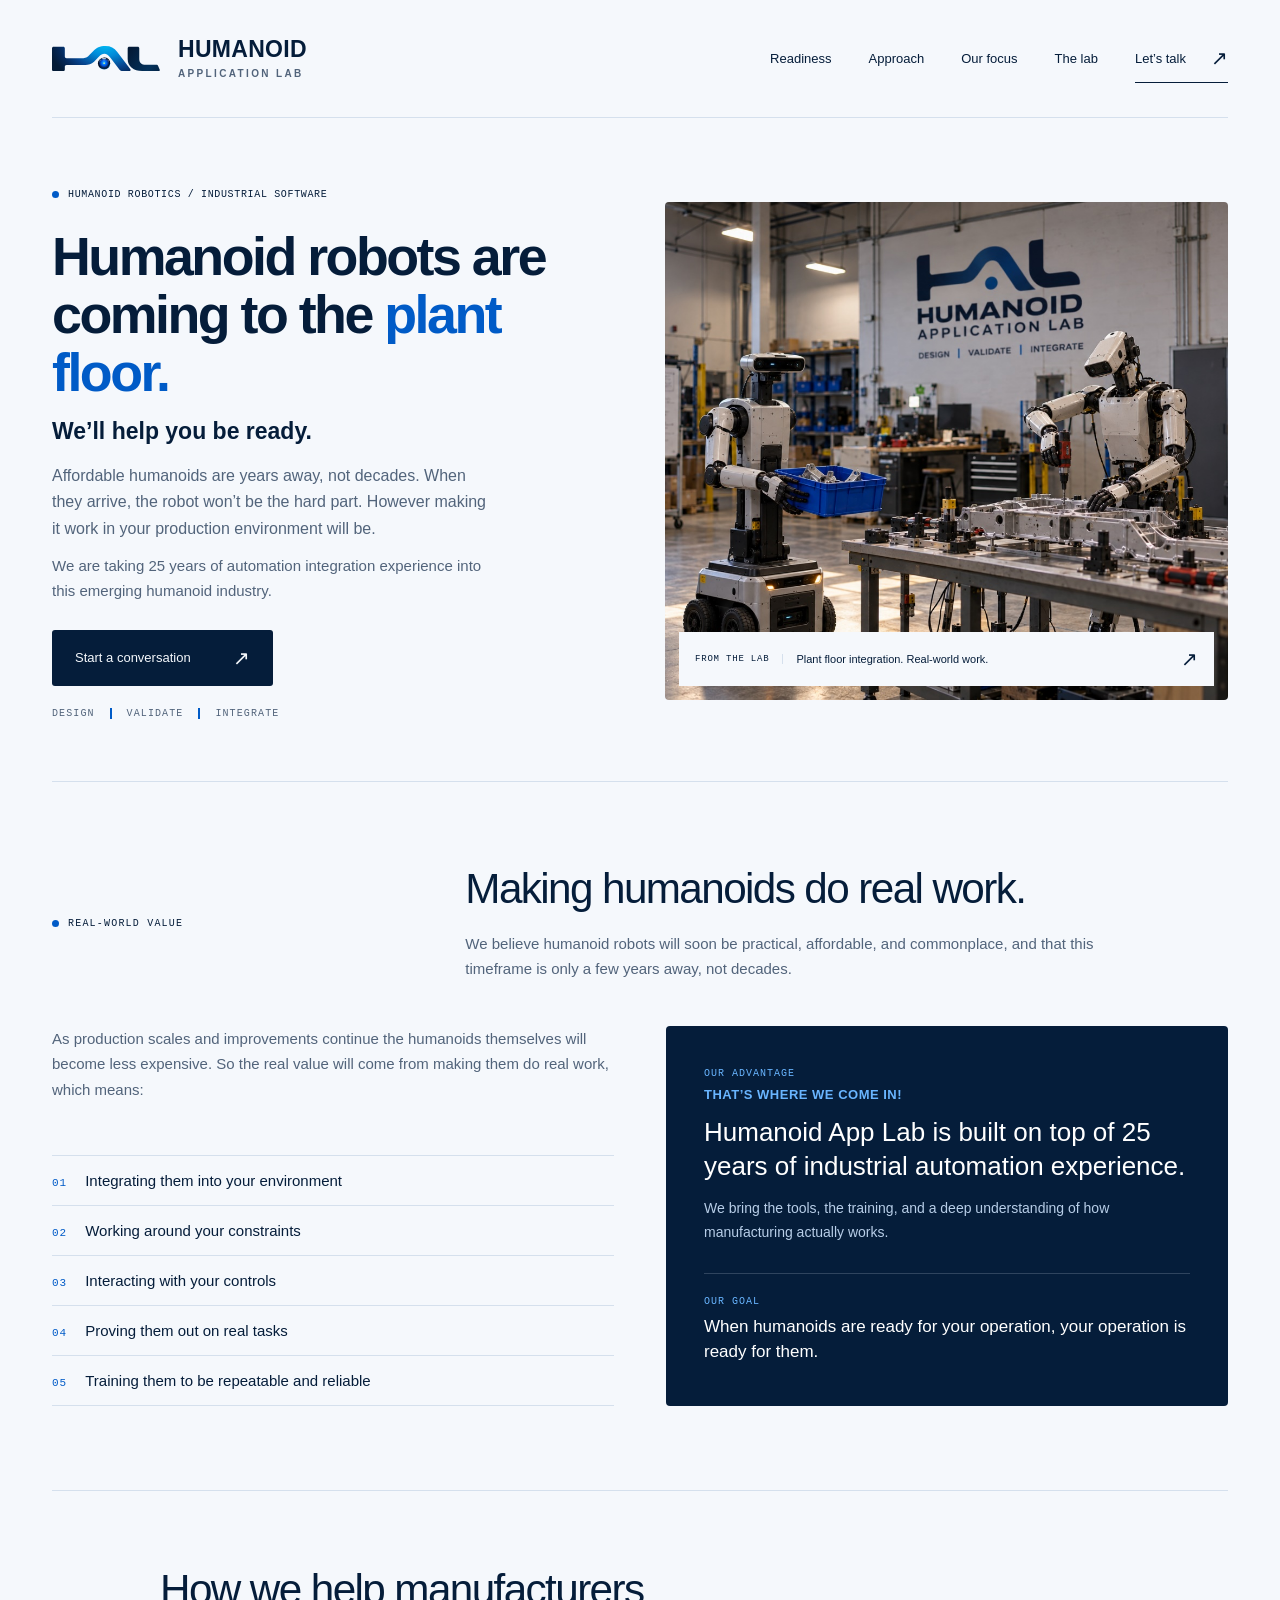
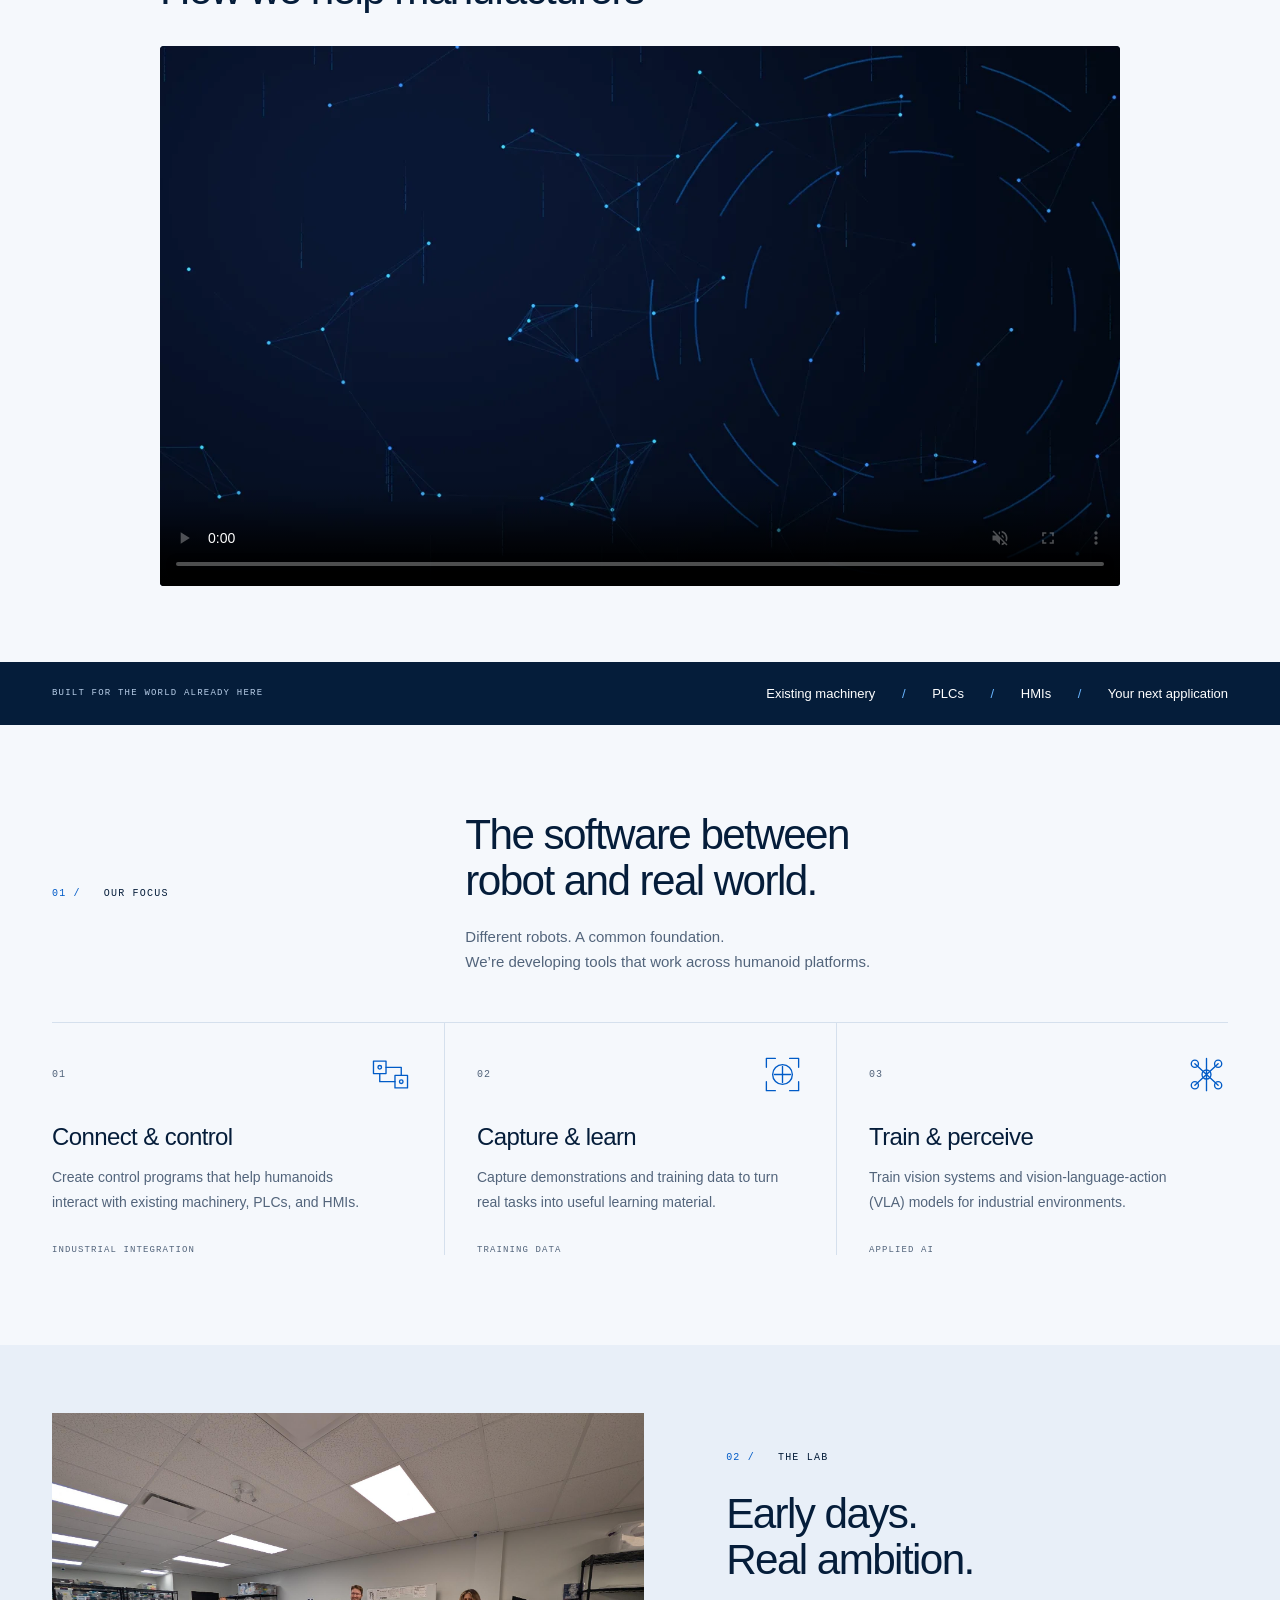
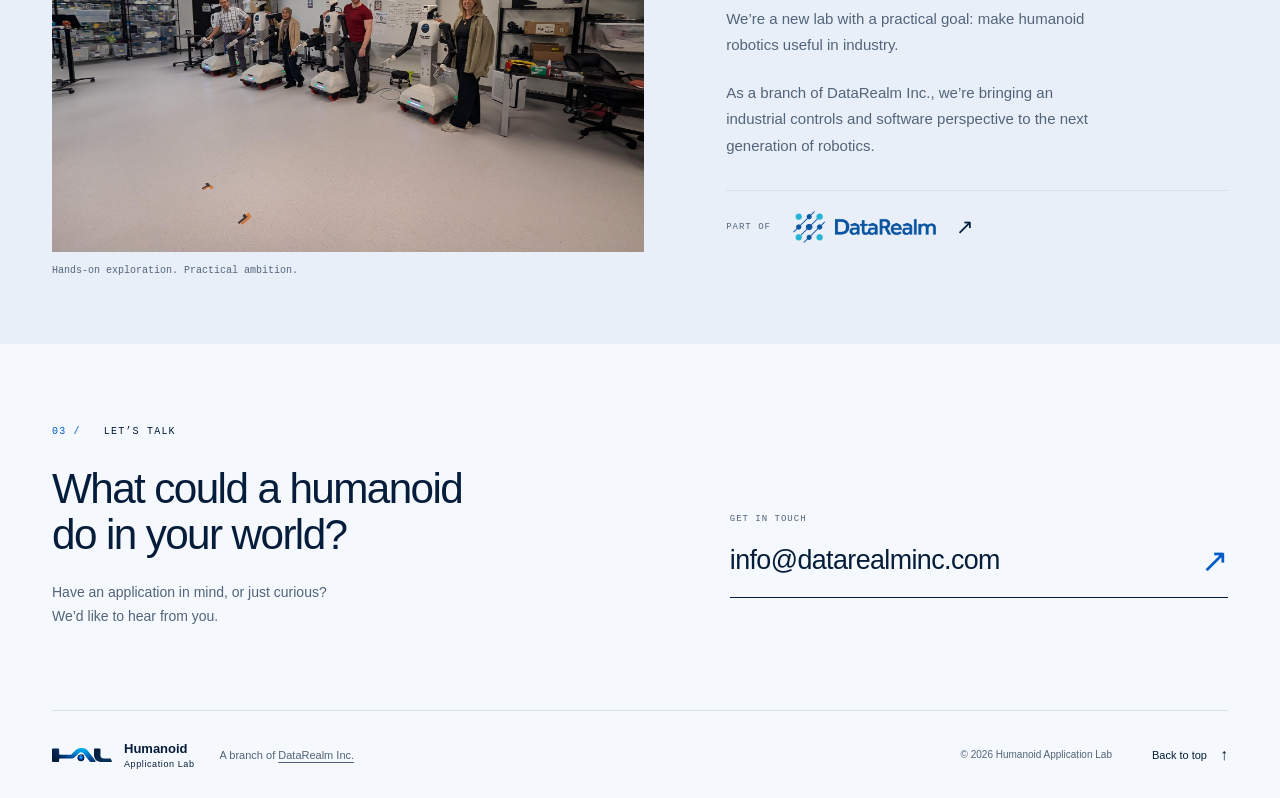
<file: index.html>
<!doctype html>
<html lang="en">
<head>
  <meta charset="utf-8">
  <meta name="viewport" content="width=device-width, initial-scale=1">
  <meta name="theme-color" content="#f5f8fc">
  <meta name="description" content="Humanoid Application Lab brings 25 years of industrial automation integration experience to humanoid robotics. Preparing your operation for humanoids.">
  <title>Humanoid Application Lab — Humanoid robots are coming to the plant floor.</title>
  <link rel="icon" type="image/x-icon" href="icon.ico">
  <link rel="stylesheet" href="style.css">
  <script src="script.js" defer></script>
</head>
<body>
  <a class="skip-link" href="#main">Skip to content</a>
  <header class="site-header wrap">
    <a class="brand" href="#" aria-label="Humanoid Application Lab home">
      <img class="brand-mark" src="img/logo.svg" alt="" width="1490" height="346">
      <span class="brand-name">HUMANOID<span class="brand-sub">APPLICATION LAB</span></span>
    </a>
    <nav aria-label="Main navigation">
      <a href="#readiness">Readiness</a>
      <a class="nav-video" href="#video">Approach</a>
      <a href="#work">Our focus</a>
      <a href="#lab">The lab</a>
      <a class="nav-contact" href="#contact">Let’s talk <span aria-hidden="true">↗</span></a>
    </nav>
  </header>

  <main id="main">
    <section class="hero wrap" aria-labelledby="hero-title">
      <div class="hero-copy">
        <p class="eyebrow"><span class="status-dot" aria-hidden="true"></span> HUMANOID ROBOTICS / INDUSTRIAL SOFTWARE</p>
        <h1 id="hero-title">Humanoid robots are coming to the <span>plant floor.</span></h1>
        <p class="hero-tagline">We’ll help you be ready.</p>
        <p class="hero-description">Affordable humanoids are years away, not decades. When they arrive, the robot won’t be the hard part. However making it work in your production environment will be.</p>
        <p class="hero-subtext">We are taking 25 years of automation integration experience into this emerging humanoid industry.</p>
        <a class="button" href="mailto:info@datarealminc.com">Start a conversation <span aria-hidden="true">↗</span></a>
        <p class="hero-note"><span>Design</span><span>Validate</span><span>Integrate</span></p>
      </div>
      <figure class="hero-photo">
        <img src="img/facility.jpg" alt="Two humanoid robots working on a manufacturing plant floor at Humanoid Application Lab" width="1379" height="920" fetchpriority="high">
        <figcaption><span class="photo-label">FROM THE LAB</span><span>Plant floor integration. Real-world work.</span><span aria-hidden="true">↗</span></figcaption>
      </figure>
    </section>

    <section id="readiness" class="readiness-section wrap" aria-labelledby="readiness-title">
      <div class="section-heading">
        <p class="eyebrow"><span class="status-dot" aria-hidden="true"></span> REAL-WORLD VALUE</p>
        <div>
          <h2 id="readiness-title">Making humanoids do <span>real work.</span></h2>
          <p class="readiness-lead">We believe humanoid robots will soon be practical, affordable, and commonplace, and that this timeframe is only a few years away, not decades.</p>
        </div>
      </div>
      <div class="readiness-grid">
        <div class="readiness-col">
          <p class="readiness-body">As production scales and improvements continue the humanoids themselves will become less expensive. So the real value will come from making them do real work, which means:</p>
          <ul class="readiness-list">
            <li><span class="mono">01</span><span>Integrating them into your environment</span></li>
            <li><span class="mono">02</span><span>Working around your constraints</span></li>
            <li><span class="mono">03</span><span>Interacting with your controls</span></li>
            <li><span class="mono">04</span><span>Proving them out on real tasks</span></li>
            <li><span class="mono">05</span><span>Training them to be repeatable and reliable</span></li>
          </ul>
        </div>
        <div class="readiness-card">
          <span class="mono card-label">OUR ADVANTAGE</span>
          <p class="card-lead">That’s where we come in!</p>
          <h3 class="card-title">Humanoid App Lab is built on top of 25 years of industrial automation experience.</h3>
          <p class="card-text">We bring the tools, the training, and a deep understanding of how manufacturing actually works.</p>
          <div class="card-goal">
            <span class="mono goal-tag">OUR GOAL</span>
            <p class="goal-desc">When humanoids are ready for your operation, your operation is ready for them.</p>
          </div>
        </div>
      </div>
    </section>

    <section id="video" class="video-section wrap" aria-labelledby="video-title">
      <div class="video-section-content">
        <h2 id="video-title">How we help manufacturers</h2>
        <video id="intro-video" class="intro-video" aria-label="Humanoid Application Lab overview"
          width="1280" height="720" poster="img/hal-poster.webp" preload="none" muted playsinline controls>
          <source src="img/hal.mp4" type="video/mp4">
          <a href="img/hal.mp4">Download the Humanoid Application Lab overview</a>
        </video>
      </div>
    </section>

    <div class="connection-band">
      <div class="wrap connection-inner"><span class="eyebrow">BUILT FOR THE WORLD ALREADY HERE</span><p>Existing machinery <span aria-hidden="true">/</span> PLCs <span aria-hidden="true">/</span> HMIs <span aria-hidden="true">/</span> Your next application</p></div>
    </div>

    <section id="work" class="work-section wrap" aria-labelledby="work-title">
      <div class="section-heading">
        <p class="eyebrow"><span class="section-number">01 /</span> OUR FOCUS</p>
        <div><h2 id="work-title">The software between<br>robot and real world.</h2><p>Different robots. A common foundation.<br>We’re developing tools that work across humanoid platforms.</p></div>
      </div>
      <div class="focus-grid">
        <article class="focus-item">
          <div class="focus-top"><span class="mono">01</span><svg viewBox="0 0 48 48" aria-hidden="true"><rect x="5" y="9" width="14" height="14"/><rect x="29" y="25" width="14" height="14"/><path d="M19 16h17v9M12 23v9h17"/><circle cx="12" cy="16" r="2"/><circle cx="36" cy="32" r="2"/></svg></div>
          <h3>Connect &amp; control</h3><p>Create control programs that help humanoids interact with existing machinery, PLCs, and HMIs.</p>
          <span class="focus-tag">INDUSTRIAL INTEGRATION</span>
        </article>
        <article class="focus-item">
          <div class="focus-top"><span class="mono">02</span><svg viewBox="0 0 48 48" aria-hidden="true"><path d="M16 6H6v10M32 6h10v10M6 32v10h10M42 32v10H32M15 24h18M24 15v18"/><circle cx="24" cy="24" r="11"/></svg></div>
          <h3>Capture &amp; learn</h3><p>Capture demonstrations and training data to turn real tasks into useful learning material.</p>
          <span class="focus-tag">TRAINING DATA</span>
        </article>
        <article class="focus-item">
          <div class="focus-top"><span class="mono">03</span><svg viewBox="0 0 48 48" aria-hidden="true"><path d="m11 12 13 12 13-12M11 36l13-12 13 12M24 6v18M24 24v18"/><circle cx="11" cy="12" r="4"/><circle cx="37" cy="12" r="4"/><circle cx="11" cy="36" r="4"/><circle cx="37" cy="36" r="4"/><circle cx="24" cy="24" r="5"/></svg></div>
          <h3>Train &amp; perceive</h3><p>Train vision systems and vision-language-action (VLA) models for industrial environments.</p>
          <span class="focus-tag">APPLIED AI</span>
        </article>
      </div>
    </section>

    <section id="lab" class="lab-section" aria-labelledby="lab-title">
      <div class="wrap lab-grid">
        <figure class="lab-photo"><img src="img/team.jpg" alt="People and humanoid robots together in a lab with equipment, shelving, and a whiteboard" width="2040" height="1536" loading="lazy"><figcaption>Hands-on exploration. Practical ambition.</figcaption></figure>
        <div class="lab-copy"><p class="eyebrow"><span class="section-number">02 /</span> THE LAB</p><h2 id="lab-title">Early days.<br>Real ambition.</h2><p>We’re a new lab with a practical goal: make humanoid robotics useful in industry.</p><p>As a branch of DataRealm Inc., we’re bringing an industrial controls and software perspective to the next generation of robotics.</p><div class="parent-brand"><span class="mono">PART OF</span><a href="https://www.datarealminc.com/" target="_blank" rel="noopener noreferrer" aria-label="Visit DataRealm Inc. (opens in a new tab)"><img src="img/datarealm.png" alt="DataRealm" width="2048" height="698" loading="lazy"><span aria-hidden="true">↗</span></a></div></div>
      </div>
    </section>

    <section id="contact" class="contact-section wrap" aria-labelledby="contact-title">
      <p class="eyebrow"><span class="section-number">03 /</span> LET’S TALK</p>
      <div class="contact-grid"><div><h2 id="contact-title">What could a humanoid<br>do in your world?</h2><p>Have an application in mind, or just curious?<br>We’d like to hear from you.</p></div><a class="contact-link" href="mailto:info@datarealminc.com"><span class="mono">GET IN TOUCH</span><span class="email">info@datarealminc.com <span aria-hidden="true">↗</span></span></a></div>
    </section>
  </main>
  <footer class="site-footer wrap"><a class="footer-brand" href="#"><img src="img/logo.svg" alt="" width="1490" height="346"><span>Humanoid<span class="footer-brand-sub">Application Lab</span></span></a><p>A branch of <a href="https://www.datarealminc.com/" target="_blank" rel="noopener noreferrer">DataRealm Inc.</a></p><span class="copyright">© <span id="year">2026</span> Humanoid Application Lab</span><a class="back-top" href="#">Back to top <span aria-hidden="true">↑</span></a></footer>
</body>
</html>
</file>
<file: style.css>
@charset "UTF-8";
:root{--paper:#f5f8fc;--ink:#051d3a;--muted:#52647b;--line:#d5e0ed;--blue:#005bc7;--light-blue:#e0edff;--white:#fff;--mono:"SFMono-Regular",Consolas,"Liberation Mono",monospace}
*{box-sizing:border-box}html{scroll-behavior:smooth;scroll-padding-top:32px}body{margin:0;background:var(--paper);color:var(--ink);font-family:Arial,Helvetica,sans-serif;-webkit-font-smoothing:antialiased}a{color:inherit;text-decoration:none}button,a{-webkit-tap-highlight-color:transparent}a:focus-visible{outline:2px solid var(--blue);outline-offset:6px}img{display:block;max-width:100%;height:auto}figure,p,h1,h2,h3{margin:0}::selection{background:var(--light-blue);color:var(--ink)}.wrap{width:min(1280px,calc(100% - 104px));margin-inline:auto}.skip-link{position:fixed;top:12px;left:12px;padding:14px;background:var(--ink);color:white;z-index:10;transform:translateY(-160%)}.skip-link:focus{transform:translateY(0)}.site-header{height:118px;display:flex;align-items:center;justify-content:space-between;border-bottom:1px solid var(--line)}.brand{display:flex;align-items:center;gap:18px;font-size:23px;font-weight:800;letter-spacing:.3px;line-height:1.08}.brand-name{white-space:nowrap}.brand-sub{display:block;font-size:10px;font-weight:600;letter-spacing:2.35px;margin-top:7px;color:var(--muted)}.brand-mark{width:108px;height:auto;flex-shrink:0}.site-header nav{display:flex;align-items:center;gap:37px;font-size:13px}.site-header nav a{padding-block:12px}.site-header nav a:hover{color:var(--blue)}.nav-contact{display:flex;gap:25px;align-items:center;border-bottom:1px solid var(--ink)}.nav-contact span{font-size:20px}.hero{display:grid;grid-template-columns:1fr 1fr;gap:50px;padding-block:66px 62px;align-items:center}.eyebrow{font-family:var(--mono);font-size:10px;font-weight:500;letter-spacing:1.2px;line-height:1.7;display:inline-flex;align-items:center;gap:9px}.hero .eyebrow{letter-spacing:.65px}.status-dot{display:block;width:7px;height:7px;background:var(--blue);border-radius:50%;flex-shrink:0}h1{font-size:clamp(38px,4.2vw,62px);letter-spacing:-2.5px;line-height:1.08;font-weight:600;margin-top:24px}h1>span{color:var(--blue)}.hero-tagline{font-size:clamp(19px,2vw,23px);font-weight:600;color:var(--ink);margin-top:16px;line-height:1.3}.hero-description{font-size:16px;line-height:1.65;max-width:440px;color:var(--muted);margin-top:16px}.hero-subtext{font-size:15px;line-height:1.65;max-width:440px;color:var(--muted);margin-top:12px}.button{display:inline-flex;align-items:center;gap:42px;background:var(--ink);color:var(--paper);padding:18px 23px;border-radius:3px;font-size:13px;margin-top:26px;transition:background .2s}.button:hover{background:var(--blue)}.button span{font-size:20px;line-height:1}.hero-note{display:flex;align-items:center;gap:15px;font-family:var(--mono);font-size:10px;letter-spacing:1.1px;text-transform:uppercase;color:var(--muted);margin-top:22px}.hero-note span+span{border-left:2px solid var(--blue);padding-left:15px}.hero-photo{position:relative;height:498px;background:var(--line);border-radius:4px;overflow:hidden}.hero-photo>img{height:100%;width:100%;object-fit:cover;object-position:center}.hero-photo figcaption{position:absolute;bottom:14px;left:14px;right:14px;background:var(--paper);display:flex;align-items:center;gap:13px;padding:15px 16px;font-size:11px}.photo-label{font:9px var(--mono);letter-spacing:.8px;border-right:1px solid var(--line);padding-right:13px}.hero-photo figcaption>span:last-child{margin-left:auto;font-size:20px}.readiness-section{padding-block:84px;border-top:1px solid var(--line)}.readiness-lead{font-size:16px;line-height:1.65;color:var(--ink);font-weight:500;margin-top:20px;max-width:680px}.readiness-grid{display:grid;grid-template-columns:1fr 1fr;gap:52px;margin-top:44px;align-items:stretch}.readiness-col{display:flex;flex-direction:column;justify-content:space-between}.readiness-body{font-size:15px;line-height:1.7;color:var(--muted);margin-bottom:24px}.readiness-list{list-style:none;padding:0;margin:0;border-top:1px solid var(--line)}.readiness-list li{display:flex;align-items:baseline;gap:18px;padding-block:16px;border-bottom:1px solid var(--line);font-size:15px;font-weight:500;color:var(--ink)}.readiness-list .mono{color:var(--blue);font-size:11px;flex-shrink:0}.readiness-card{background:var(--ink);color:var(--white);padding:42px 38px;border-radius:4px;display:flex;flex-direction:column;justify-content:space-between}.card-label{font-size:9px;letter-spacing:1.2px;color:#69b5ff}.card-lead{font-size:13px;font-weight:600;letter-spacing:.5px;text-transform:uppercase;color:#69b5ff;margin-top:8px}.card-title{font-size:clamp(21px,2.1vw,26px);font-weight:500;line-height:1.3;margin-top:14px;color:var(--white)}.card-text{font-size:14px;line-height:1.7;color:#b8cee8;margin-top:14px}.card-goal{margin-top:28px;padding-top:22px;border-top:1px solid rgba(213,224,237,.2)}.goal-tag{font-size:9px;letter-spacing:1.2px;color:#69b5ff;display:block}.goal-desc{font-size:17px;font-weight:500;line-height:1.45;color:var(--white);margin-top:8px}.connection-band{background:var(--ink);color:var(--white);border-block:1px solid var(--ink)}.connection-inner{display:flex;align-items:center;justify-content:space-between;gap:24px;padding-block:23px}.connection-inner>.eyebrow{color:#b8cee8;font-size:9px}.connection-inner>p{font-size:13px}.connection-inner>p>span{color:#69b5ff;margin-inline:23px}.work-section{padding-block:87px 90px}.section-heading{display:grid;grid-template-columns:1fr 2fr;gap:32px}.section-number{color:var(--blue);margin-right:14px}h2{font-size:clamp(32px,3.3vw,46px);font-weight:500;line-height:1.1;letter-spacing:-1.6px}.section-heading>div>p{font-size:15px;line-height:1.65;color:var(--muted);margin-top:20px}.focus-grid{display:grid;grid-template-columns:repeat(3,1fr);margin-top:48px;border-top:1px solid var(--line)}.focus-item{padding:30px 32px 0;border-left:1px solid var(--line)}.focus-item:first-child{padding-left:0;border-left:0}.focus-item:last-child{padding-right:0}.focus-top{display:flex;align-items:center;justify-content:space-between;margin-bottom:27px}.mono{font-family:var(--mono);font-size:10px;letter-spacing:1px}.focus-top>.mono{color:var(--muted)}.focus-top svg{width:43px;height:43px;fill:none;stroke:var(--blue);stroke-width:1.5;stroke-linejoin:round;stroke-linecap:round}.focus-item h3{font-size:24px;font-weight:500;letter-spacing:-.6px}.focus-item p{font-size:14px;line-height:1.75;color:var(--muted);margin-top:14px;max-width:310px}.focus-tag{display:block;font-family:var(--mono);font-size:9px;letter-spacing:1.1px;margin-top:31px;color:var(--muted)}.lab-section{background:#e8eff8;padding-block:68px}.lab-grid{display:grid;grid-template-columns:1.18fr 1fr;gap:82px;align-items:center}.lab-photo>img{width:100%;aspect-ratio:1.35;object-fit:cover;object-position:center}.lab-photo figcaption{font-family:var(--mono);font-size:10px;color:var(--muted);margin-top:13px}.lab-copy h2{margin-top:25px}.lab-copy>p:not(.eyebrow){font-size:15px;line-height:1.75;color:var(--muted);max-width:380px;margin-top:22px}.parent-brand{border-top:1px solid var(--line);margin-top:31px;padding-top:20px;display:flex;align-items:center;gap:22px}.parent-brand>.mono{font-size:9px;color:var(--muted)}.parent-brand a{display:flex;align-items:center;gap:20px}.parent-brand img{width:143px;height:auto;mix-blend-mode:multiply}.parent-brand a>span{font-size:21px}.contact-section{padding-block:76px 82px}.contact-grid{display:grid;grid-template-columns:1.25fr 1fr;gap:55px;align-items:center;margin-top:26px}.contact-grid p{font-size:14px;line-height:1.7;color:var(--muted);margin-top:22px}.contact-link{display:block;border-bottom:1px solid var(--ink);padding-block:17px;transition:color .2s}.contact-link:hover{color:var(--blue)}.contact-link>.mono{display:block;color:var(--muted);font-size:9px;margin-bottom:17px}.email{display:flex;justify-content:space-between;align-items:center;gap:15px;font-size:clamp(19px,2.1vw,28px);letter-spacing:-.6px}.email>span{color:var(--blue);font-size:33px}.site-footer{border-top:1px solid var(--line);display:flex;align-items:center;gap:25px;min-height:88px;font-size:11px}.footer-brand{display:flex;align-items:center;gap:12px;font-size:13px;font-weight:700}.footer-brand img{width:60px;height:auto}.footer-brand-sub{display:block;font-size:9px;font-weight:500;letter-spacing:.6px;margin-top:3px}.site-footer p{color:var(--muted)}.site-footer p a{text-decoration:underline;text-underline-offset:3px}.copyright{margin-left:auto;color:var(--muted);font-size:10px}.back-top{margin-left:15px;display:flex;align-items:center;gap:13px}.back-top span{font-size:16px}.not-found{min-height:calc(100vh - 206px);min-height:calc(100svh - 206px);display:flex;align-items:center;padding-block:64px}.not-found-box{max-width:580px}.not-found-desc{font-size:16px;line-height:1.65;color:var(--muted);margin-top:16px}.not-found-subtext{font-family:var(--mono);font-size:10px;letter-spacing:1px;color:var(--muted);margin-top:24px}
@media(min-width:1550px){.hero{gap:85px}.hero-photo{height:540px}}
@media(max-width:1050px){.site-header nav{gap:24px}.wrap{width:calc(100% - 64px)}.hero{gap:30px}.hero-photo{height:450px}h1{font-size:clamp(34px,4.5vw,50px);letter-spacing:-2px}.hero .eyebrow{font-size:8px}.hero-photo figcaption{flex-wrap:wrap;font-size:10px;gap:8px}.photo-label{font-size:8px;padding-right:8px}.readiness-grid{gap:32px}.connection-inner>p>span{margin-inline:10px}.lab-grid{gap:42px}.contact-grid{gap:32px}.email{font-size:22px}.site-footer{gap:15px}.copyright{font-size:9px}}
@media(max-width:760px){.wrap{width:calc(100% - 40px)}.site-header{height:94px}.brand{font-size:18px;gap:12px}.brand-sub{font-size:8px;letter-spacing:1.6px;margin-top:5px}.brand-mark{width:76px;height:auto}.site-header nav{gap:20px;font-size:12px}.site-header nav>a:not(.nav-video,.nav-contact){display:none}.nav-contact{gap:20px}.hero{grid-template-columns:1fr;padding-block:43px 32px;gap:36px}.hero .eyebrow{font-size:9px}h1{font-size:clamp(30px,7.8vw,44px);letter-spacing:-1.5px;margin-top:20px}.hero-tagline{font-size:18px;margin-top:12px}.hero-description{margin-top:14px;font-size:15px;max-width:none}.hero-subtext{margin-top:10px;font-size:14px;max-width:none}.button{margin-top:24px}.hero-photo{height:auto;aspect-ratio:1.25}.hero-photo>img{height:100%;position:absolute;object-position:center}.hero-photo figcaption{padding:13px;font-size:11px;flex-wrap:nowrap}.photo-label{font-size:8px}.readiness-section{padding-block:52px}.readiness-grid{grid-template-columns:1fr;gap:32px;margin-top:28px}.readiness-card{padding:30px 24px}.card-title{font-size:20px}.connection-inner{display:block;padding-block:20px}.connection-inner>p{font-size:11px;margin-top:10px;display:flex;align-items:center;flex-wrap:wrap;gap:10px}.connection-inner>p>span{margin:0}.work-section{padding-block:52px}.section-heading{grid-template-columns:1fr;gap:21px}h2{font-size:37px;letter-spacing:-1.4px}.section-heading>div>p{font-size:14px;margin-top:16px}.focus-grid{grid-template-columns:1fr;margin-top:30px}.focus-item,.focus-item:first-child,.focus-item:last-child{position:relative;border-left:0;border-bottom:1px solid var(--line);padding:25px 0}.focus-item:last-child{border-bottom:0;padding-bottom:0}.focus-top{margin-bottom:12px}.focus-top svg{position:absolute;right:0;top:24px;width:36px;height:36px}.focus-item h3{font-size:23px}.focus-item p{max-width:90%;margin-top:10px}.focus-tag{margin-top:18px;font-size:8px}.lab-section{padding-block:40px}.lab-grid{grid-template-columns:1fr;gap:30px}.lab-copy{grid-row:1}.lab-copy h2{margin-top:20px}.lab-copy>p:not(.eyebrow){max-width:none;font-size:14px;margin-top:18px}.parent-brand{margin-top:24px;padding-top:15px}.lab-photo>img{aspect-ratio:1.2}.contact-section{padding-block:48px}.contact-grid{grid-template-columns:1fr;gap:24px;margin-top:22px}.contact-grid h2{font-size:34px}.contact-grid p{margin-top:18px}.contact-link{max-width:470px}.email{font-size:clamp(19px,5.8vw,29px)}.site-footer{flex-wrap:wrap;gap:12px 20px;padding-block:24px}.footer-brand{flex-basis:calc(50% - 10px)}.site-footer p{margin-left:auto}.copyright{margin-left:0}.back-top{margin-left:auto}.not-found{min-height:calc(100vh - 234px);padding-block:48px}}
@media(max-width:420px){.site-header nav,.nav-contact{gap:12px}}
@media(max-width:380px){.site-header{width:calc(100% - 24px)}.brand{font-size:16px;gap:9px}.brand-sub{font-size:7px;letter-spacing:1.5px}.brand-mark{width:62px}.site-header nav{font-size:11px}.nav-contact{gap:10px}h1{font-size:clamp(26px,8.5vw,32px);letter-spacing:-1px}.site-footer p{margin-left:0}.footer-brand{flex-basis:100%}}
@media(prefers-reduced-motion:reduce){html{scroll-behavior:auto}*{transition:none!important}}

.video-section {
  border-top: 1px solid var(--line);
  padding-block: clamp(40px, 6vw, 76px);
}

.video-section-content {
  max-width: 960px;
  margin-inline: auto;
}

.intro-video {
  display: block;
  width: 100%;
  height: auto;
  aspect-ratio: 16 / 9;
  margin-block-start: clamp(20px, 3vw, 32px);
  border-radius: 4px;
  background: var(--ink);
}
</file>
